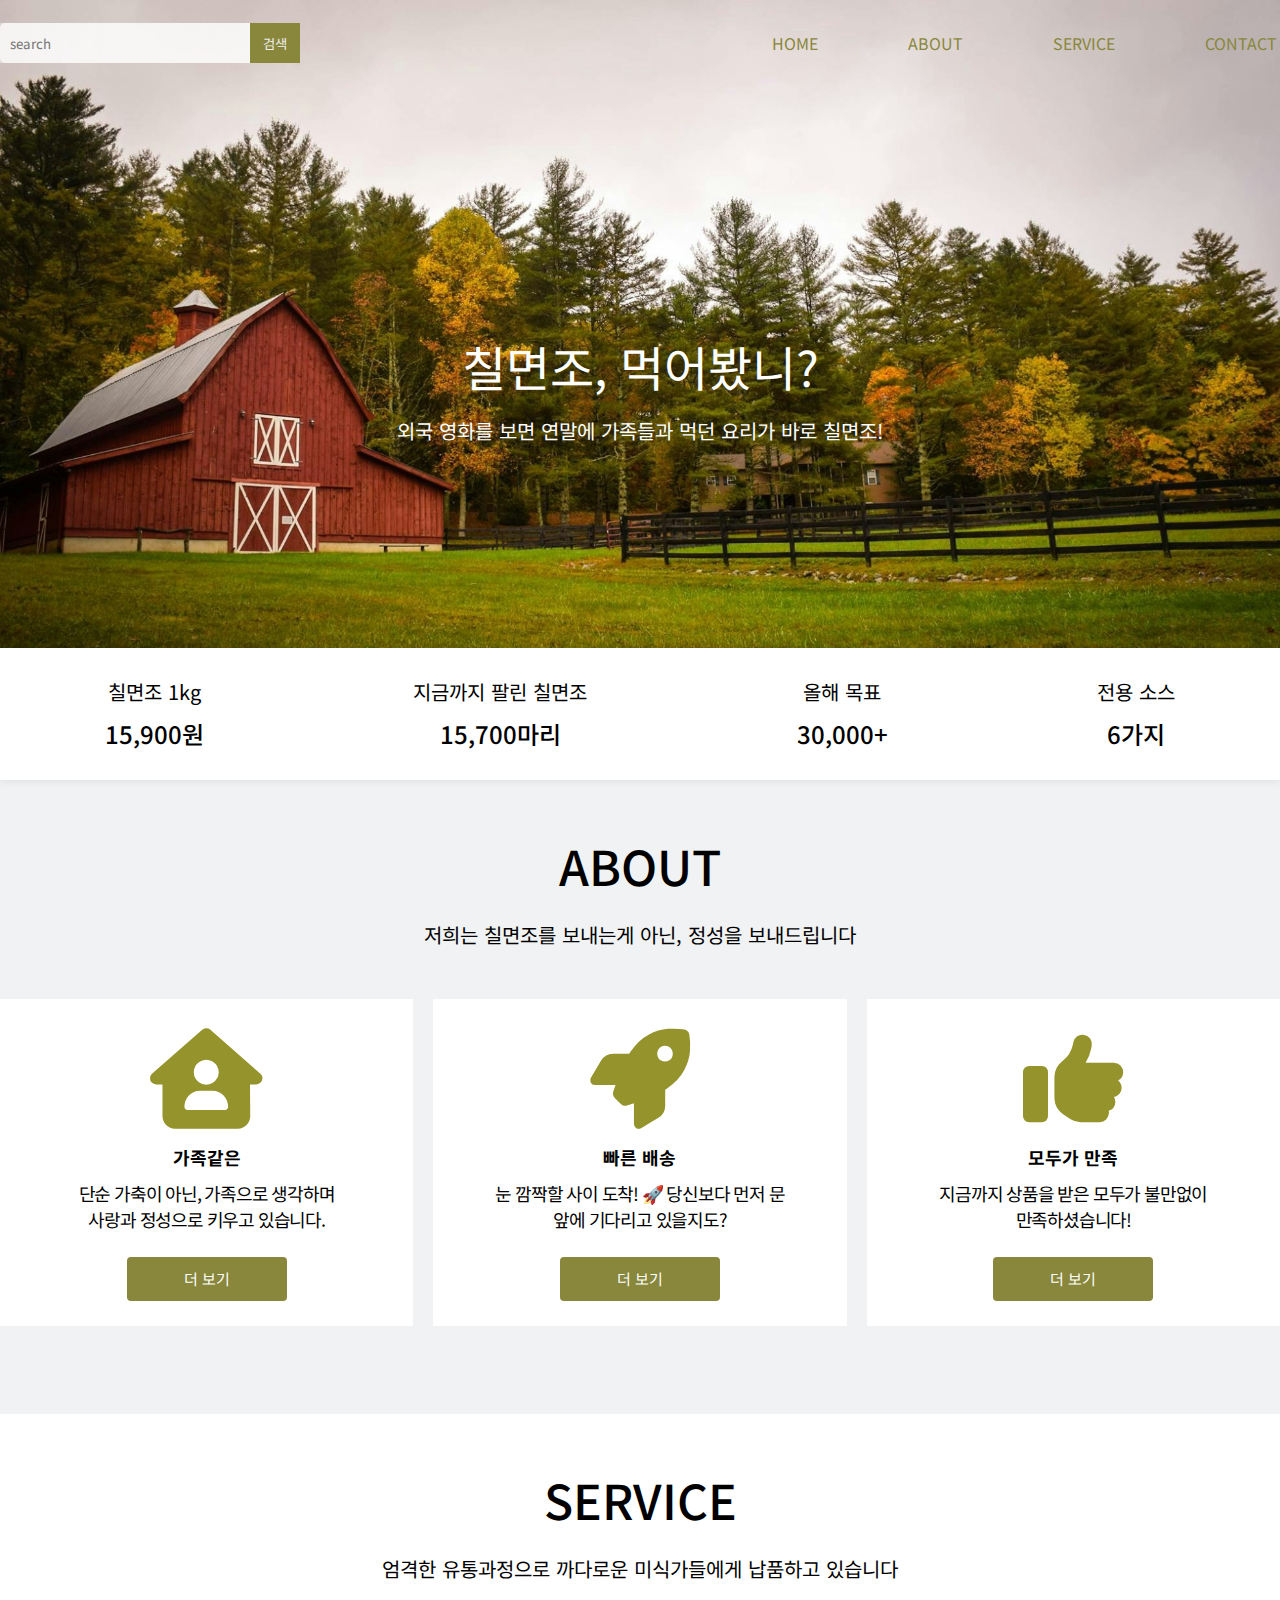
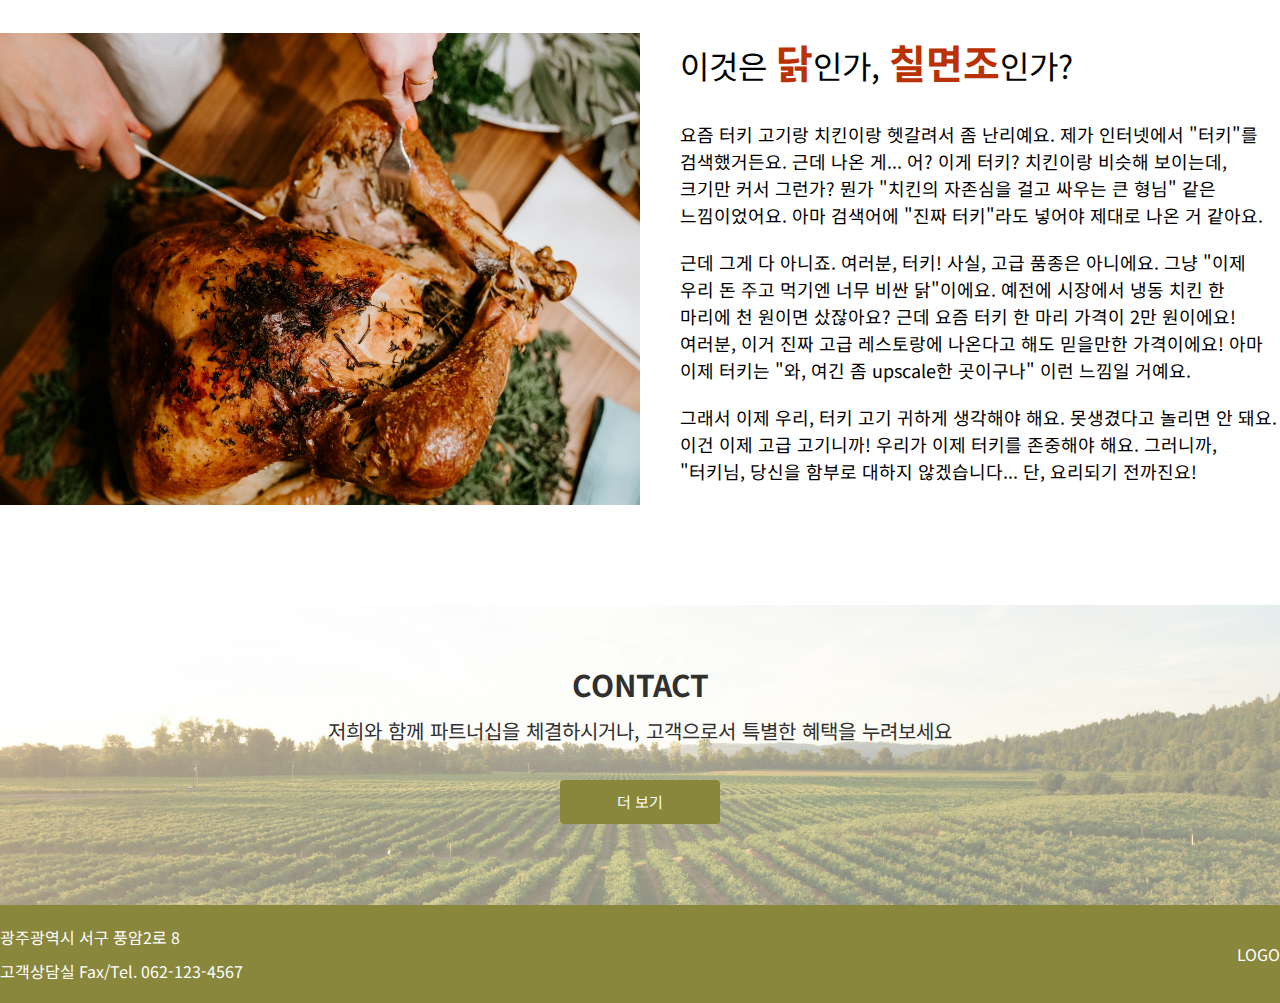
<file: index.html>
<!DOCTYPE html>
<html lang="ko-KR">

<head>
  <meta charset="UTF-8">
  <meta name="viewport" content="width=device-width, initial-scale=1.0">
  <link rel="stylesheet" href="https://cdnjs.cloudflare.com/ajax/libs/font-awesome/6.7.2/css/all.min.css">
  <link rel="preconnect" href="https://fonts.googleapis.com">
  <link rel="preconnect" href="https://fonts.gstatic.com" crossorigin>
  <link href="https://fonts.googleapis.com/css2?family=Noto+Sans+KR:wght@100..900&display=swap" rel="stylesheet">
  <link rel="icon" href="favicon.png">
  <link rel="stylesheet" href="style.css">
  <title>Turkey</title>
</head>

<body>
  <div class="intro">
    <header>
      <div class="search-bar">
        <input type="search" placeholder="search">
        <button type="submit">검색</button>
      </div>

      <nav>
        <ul>
          <li><a href="#">HOME</a></li>
          <li><a href="#">ABOUT</a></li>
          <li><a href="#">SERVICE</a></li>
          <li><a href="#">CONTACT</a></li>
        </ul>
      </nav>
    </header>

    <div class="intro-text">
      <h2>칠면조, 먹어봤니?</h2>
      <p>외국 영화를 보면 연말에 가족들과 먹던 요리가 바로 칠면조!</p>
    </div>
  </div>

  <ul class="amount">
    <li>
      <div class="amount-text">칠면조 1kg</div>
      <div class="amount-result">15,900원</div>
    </li>
    <li>
      <div class="amount-text">지금까지 팔린 칠면조</div>
      <div class="amount-result">15,700마리</div>
    </li>
    <li>
      <div class="amount-text">올해 목표</div>
      <div class="amount-result">30,000+</div>
    </li>
    <li>
      <div class="amount-text">전용 소스</div>
      <div class="amount-result">6가지</div>
    </li>
  </ul>

  <section class="about-container">
    <h2>ABOUT</h2>
    <p>저희는 칠면조를 보내는게 아닌, 정성을 보내드립니다</p>

    <ul class="icons">
      <li>
        <i class="fa-solid fa-house-user"></i>
        <h3>가족같은</h3>
        <p>
          단순 가축이 아닌, 가족으로 생각하며 사랑과 정성으로 키우고 있습니다.
        </p>
        <button type="button">더 보기</button>
      </li>
      <li>
        <i class="fa-solid fa-rocket"></i>
        <h3>빠른 배송</h3>
        <p>
          눈 깜짝할 사이 도착! 🚀 당신보다 먼저 문 앞에 기다리고 있을지도?
        </p>
        <button type="button">더 보기</button>
      </li>
      <li>
        <i class="fa-solid fa-thumbs-up"></i>
        <h3>모두가 만족</h3>
        <p>
          지금까지 상품을 받은 모두가 불만없이 만족하셨습니다!
        </p>
        <button type="button">더 보기</button>
      </li>
    </ul>
  </section>

  <section class="service-container">
    <h2>SERVICE</h2>
    <p>엄격한 유통과정으로 까다로운 미식가들에게 납품하고 있습니다 </p>

    <div class="service">
      <img src="images/turkey.jpg" alt="접시에 담긴 오징어 다리">
      <div>
        <h3>이것은 <span>닭</span>인가, <span>칠면조</span>인가?</h3>
        <p>
          요즘 터키 고기랑 치킨이랑 헷갈려서 좀 난리예요. 제가 인터넷에서 "터키"를 검색했거든요. 근데 나온 게... 어? 이게 터키? 치킨이랑 비슷해 보이는데, 크기만 커서 그런가? 뭔가 "치킨의
          자존심을 걸고 싸우는 큰 형님" 같은 느낌이었어요. 아마 검색어에 "진짜 터키"라도 넣어야 제대로 나온 거 같아요.
        </p>
        <p>
          근데 그게 다 아니죠. 여러분, 터키! 사실, 고급 품종은 아니에요. 그냥 "이제 우리 돈 주고 먹기엔 너무 비싼 닭"이에요. 예전에 시장에서 냉동 치킨 한 마리에 천 원이면 샀잖아요? 근데 요즘
          터키 한 마리 가격이 2만 원이에요! 여러분, 이거 진짜 고급 레스토랑에 나온다고 해도 믿을만한 가격이에요! 아마 이제 터키는 "와, 여긴 좀 upscale한 곳이구나" 이런 느낌일 거예요.
        </p>
        <p>
          그래서 이제 우리, 터키 고기 귀하게 생각해야 해요. 못생겼다고 놀리면 안 돼요. 이건 이제 고급 고기니까! 우리가 이제 터키를 존중해야 해요. 그러니까, "터키님, 당신을 함부로 대하지
          않겠습니다... 단, 요리되기 전까진요!
        </p>
      </div>
    </div>
  </section>

  <section class="contact-container">
    <h2>CONTACT</h2>
    <p>저희와 함께 파트너십을 체결하시거나, 고객으로서 특별한 혜택을 누려보세요</p>
    <button type="button">더 보기</button>
  </section>

  <footer>
    <div>
      <address>
        <p>광주광역시 서구 풍암2로 8</p>
        <p>고객상담실 Fax/Tel. <a href="tel:062-123-4567">062-123-4567</a></p>
      </address>
      <span>LOGO</span>
    </div>
  </footer>

</body>

</html>
</file>
<file: style.css>
* {
  margin: 0;
  padding: 0;
  list-style-type: none;
  text-decoration: none;
  font-family: 'Noto Sans KR';
}

.intro {
  width: 100%;
  height: 714px;
  background-image: url('images/background.jpg');
  background-size: cover;
  background-position: 0 55%;

  header {
    width: 1280px;
    height: 86px;
    margin: auto;
    display: flex;
    justify-content: space-between;
    align-items: center;

    .search-bar {
      width: 300px;
      height: 40px;
      border-radius: 5px;
      background-color: rgba(255, 255, 255, 0.7);
      display: flex;

      input {
        width: 250px;
        /* height: 100%; */
        background-color: rgba(255, 255, 255, 0.4);
        border: none;
        padding-left: 10px;
        color: black;
      }

      button {
        width: 50px;
        /* height: 100%; */
        border: none;
        background-color: transparent;
        cursor: pointer;
        background-color: #88873C;
        transition: all 0.1s;
        color: #eee;
      }

      button:hover {
        background-color: #61602b;
      }
    }

    ul {
      display: flex;
      column-gap: 84px;
      
      li{
        transition: all 0.2s;
      }

      a {
        color: #88873C;
        padding: 3px 3px;
      }
      
      li:hover {
        transform: translateY(-3px);
      }
      a:hover{
        color: rgb(124, 123, 35);
      }
    }
  }

  .intro-text {
    color: white;
    padding: 15px 20px;
    text-align: center;
    margin: 230px auto;

    h2 {
      font-size: 48px;
      font-weight: 400;
      margin-bottom: 15px;
    }

    p {
      font-size: 20px;
    }
  }
}

.amount {
  width: 1280px;
  background-color: white;
  display: flex;
  margin: auto;
  position: relative;
  top: -66px;
  box-shadow: 0 0 10px rgba(0, 0, 0, 0.1);

  li {
    height: 132px;
    display: flex;
    flex-direction: column;
    justify-content: center;
    align-items: center;
    flex-grow: 1;

    .amount-text {
      font-size: 20px;
      margin-bottom: 10px;
    }
    
    .amount-result {
      font-size: 24px;
      font-weight: 500;
    }
  }
}

.about-container {
  height: 700px;
  margin-top: -132px;
  text-align: center;
  background-color: #f1f2f3;

  h2 {
    font-size: 48px;
    padding-top: 116px;
    margin-bottom: 20px;
    font-weight: 500;
  }

  p {
    font-size: 20px;
  }

  .icons {
    display: flex;
    width: 1280px;
    margin: auto;
    column-gap: 20px;

    li {
      background-color: white;
      display: flex;
      flex-direction: column;
      align-items: center;
      flex-grow: 1;
      margin-top: 50px;

      i {
        font-size: 100px;
        margin: 30px 0 15px 0;
        color: #95932c;
      }

      h3 {
        font-size: 18px;
      }

      p {
        width: 300px;
        font-size: 18px;
        letter-spacing: -1.2px;
        margin-top: 10px;
        word-break: keep-all;
      }

      button {
        cursor: pointer;
        width: 160px;
        height: 44px;
        background-color: #88873C;
        color: white;
        border: none;
        font-size: 15px;
        line-height: 30px;
        margin: 25px auto;
        border-radius: 4px;
      }

      button:hover {
        background-color: #61602b;
      }
    }
  }
}

.service-container {
  text-align: center;

  h2 {
    font-size: 48px;
    font-weight: 500;
    padding-top: 50px;
    margin-bottom: 20px;
  }

  p {
    font-size: 20px;
  }

  .service {
    width: 1280px;
    margin: 50px auto 100px;
    display: flex;

    img{
      width: 640px;
    }

    div {
      padding: 0 0 0 40px;
      text-align: start;

      h3 {
        font-size: 32px;
        font-weight: 400;
        margin-bottom: 30px;

        span {
          color: #BA3203;
          font-weight: bold;
          font-size: 40px;
        }
      }

      p {
        margin-bottom: 20px;
        font-size: 18px;
        word-break: keep-all;
        line-height: 1.5;
      }
    }
  }
}

.contact-container {
  height: 300px;
  background-image: linear-gradient(rgba(255, 255, 255, 0.5), rgba(255, 255, 255, 0.5)),
    url('images/contact.jpg');
  background-size: cover;
  background-position: 0 50%;
  color: #303030;
  text-align: center;
  display: flex;
  flex-direction: column;
  align-items: center;
  justify-content: center;
  gap: 10px;
  font-size: 20px;

  button {
    cursor: pointer;
    width: 160px;
    height: 44px;
    color: white;
    background-color: #88873C;
    font-size: 15px;
    margin: 25px;
    border-radius: 4px;
    border: none;
  }

  button:hover {
    background-color: #61602b;
    color: white;
  }
}

footer {
  background-color: #88873C;
  padding: 10px 0;
  color: white;

  div {
    width: 1280px;
    display: flex;
    justify-content: space-between;
    align-items: center;
    margin: auto;
  }

  address {
    font-style: normal;

    p {
      margin: 10px 0;
    }

    a {
      color: white;
    }
  }
}
</file>
